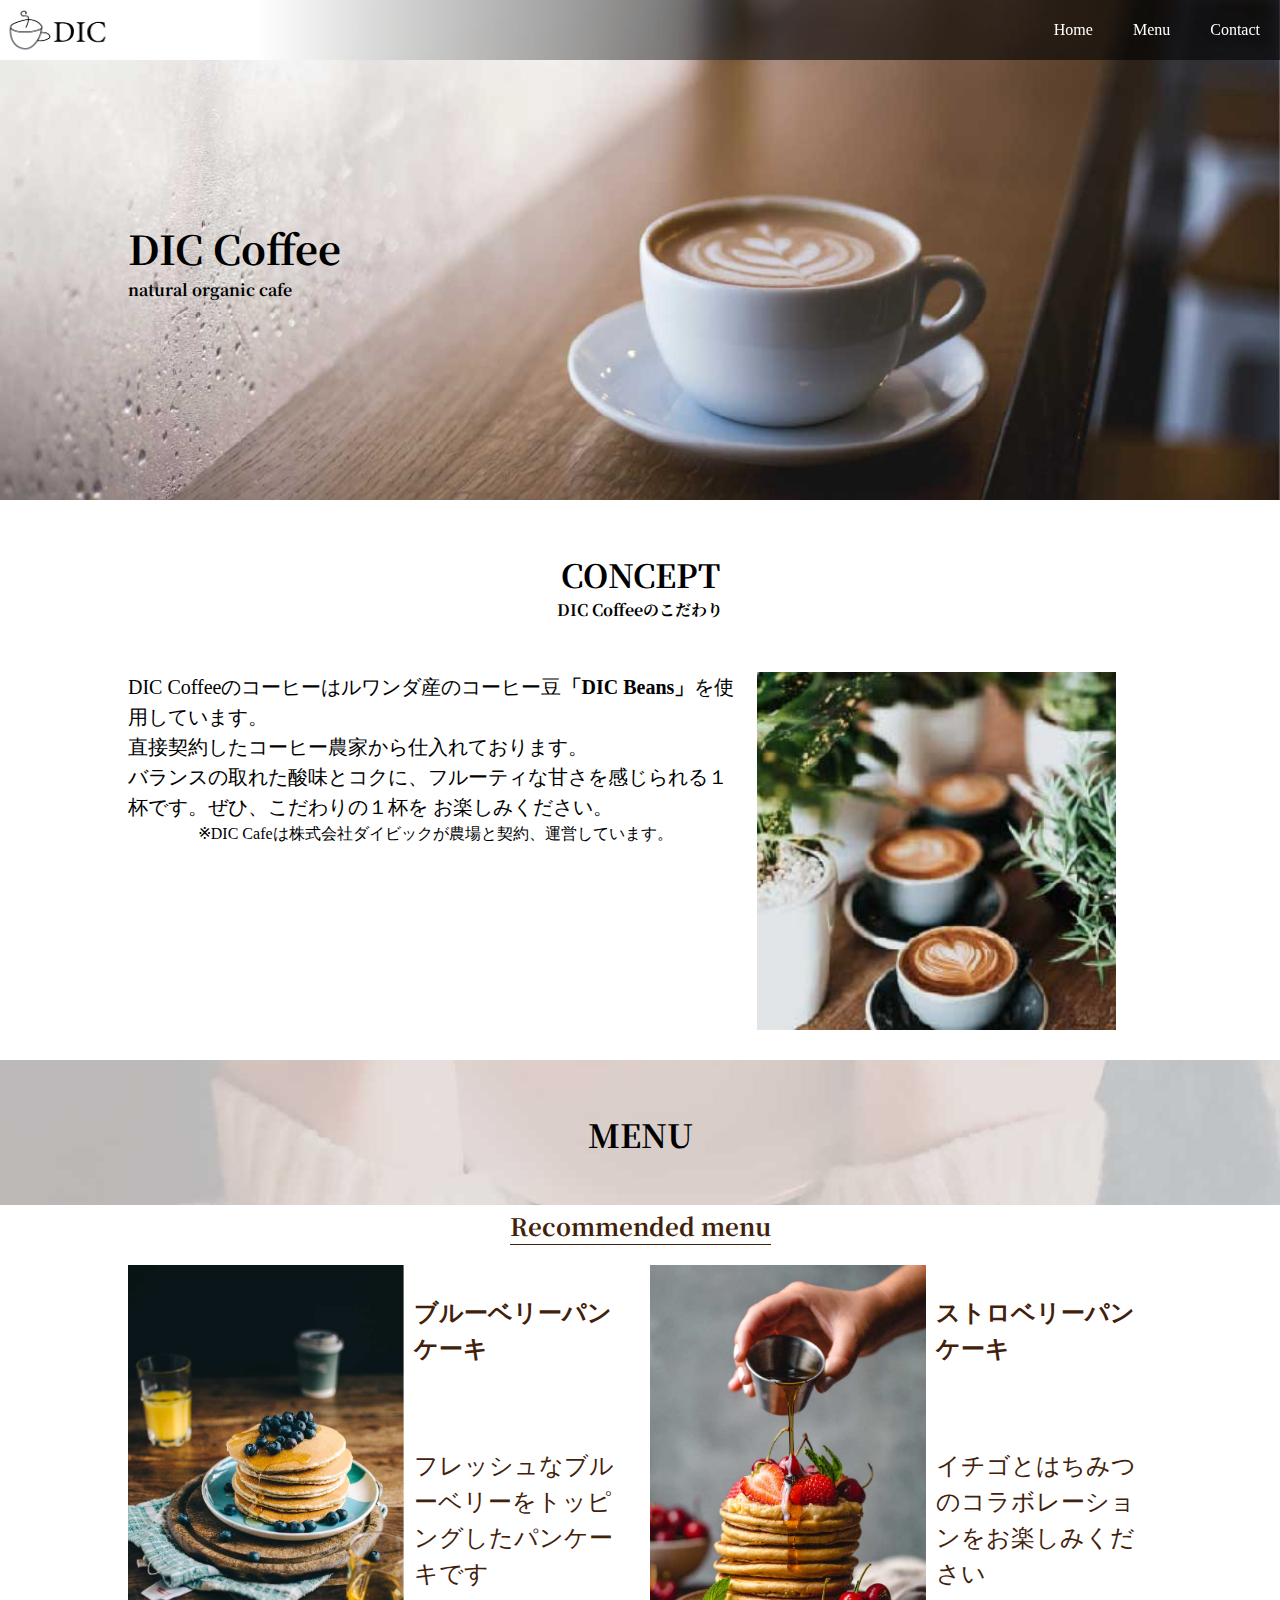
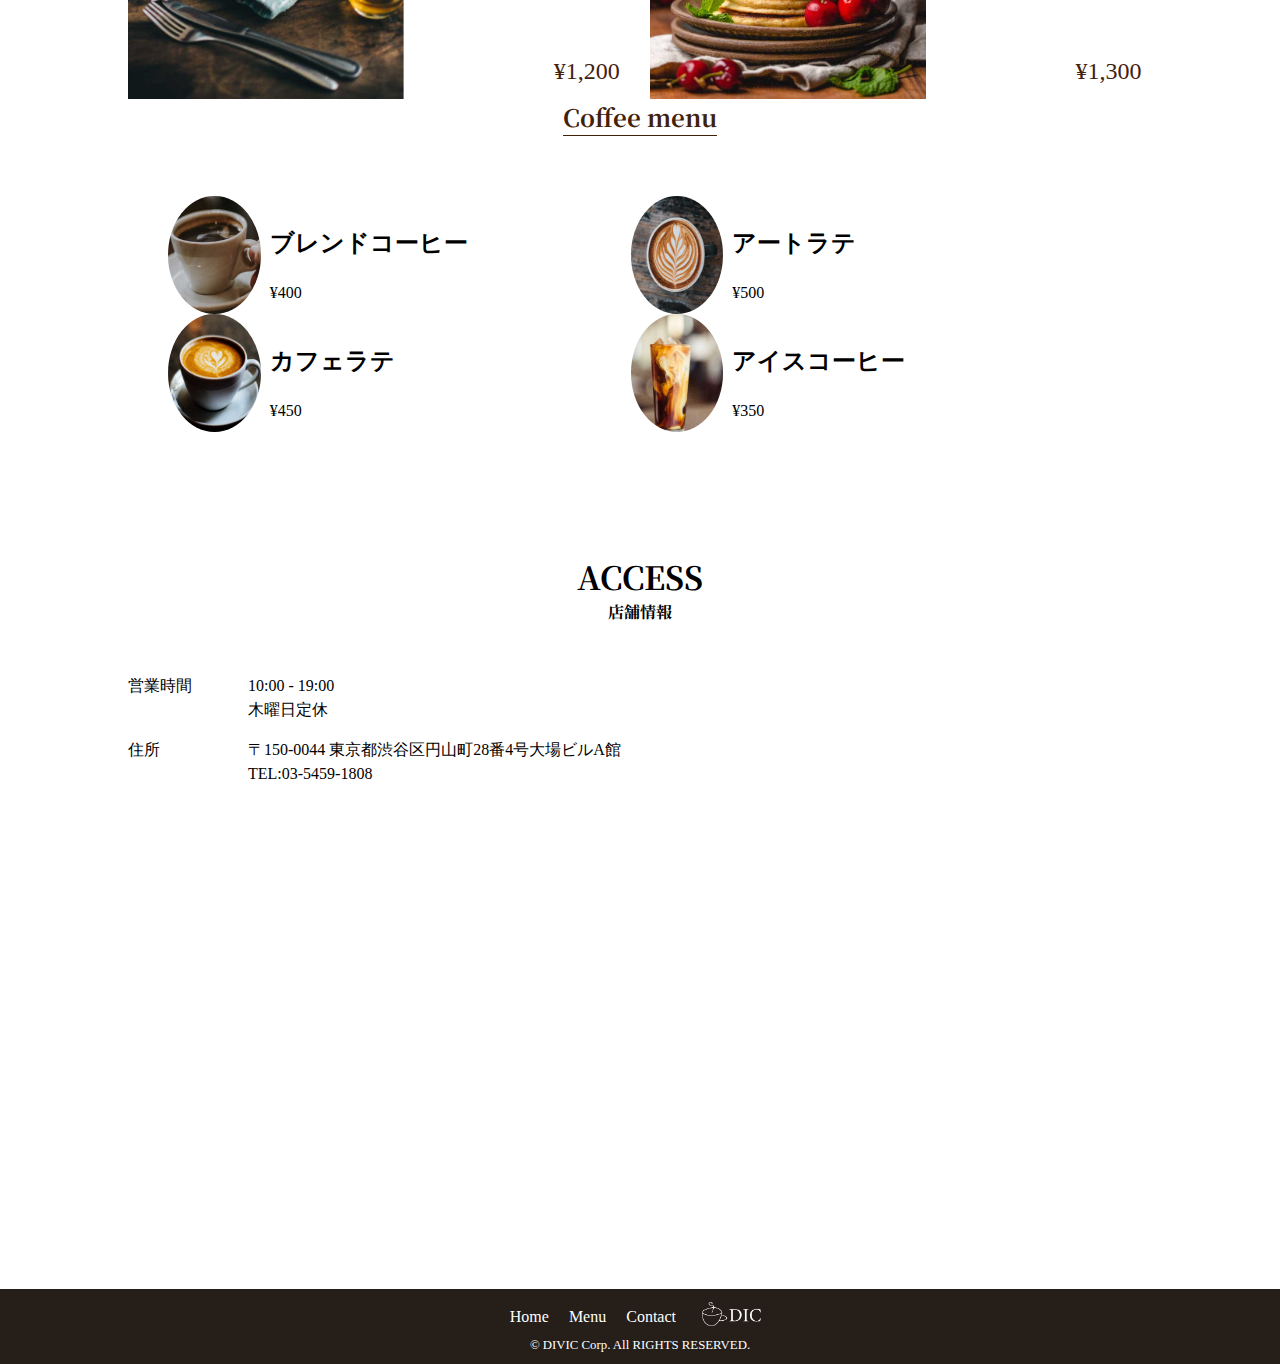
<file: index.html>
<!DOCTYPE html>
<html lang="es">

<head>
  <meta charset="utf-8">
  <title>DIC cafe</title>
  <link href="css/normalize.css" rel="stylesheet">
  <link href="css/main.css" rel="stylesheet">
  <link href="https://fonts.googleapis.com/css2?family=Noto+Serif+JP:wght@400;700&display=swap" rel="stylesheet">
</head>

<body>
  <header>
    <nav class="header_nav">
      <a href="index.html" class="logo"><img src="images/sample_logo_k.png"></a>
      <ul class="global_nav">
        <a href="index.html" class="global_nav_item">
          <li>Home</li>
        </a>
        <a href="#menu" class="global_nav_item">
          <li>Menu</li>
        </a>
        <a href="contact.html" class="global_nav_item">
          <li>Contact</li>
        </a>
      </ul>
    </nav>
    <div class="key section_inner centrar">
      <h1>DIC Coffee</h1>
      <p>natural organic cafe</p>
    </div>
  </header>
  <section>

    <article class="section_inner">
      <div class="section_title">
        <h1>CONCEPT</h1>
        <p>DIC Coffeeのこだわり</p>
      </div>
      <div class="descripcion">
        <p>
          DIC Coffeeのコーヒーはルワンダ産のコーヒー豆<strong>「DIC Beans」</strong>を使用しています。<br>
          直接契約したコーヒー農家から仕入れております。<br>
          バランスの取れた酸味とコクに、フルーティな甘さを感じられる１杯です。ぜひ、こだわりの１杯を
          お楽しみください。<br>
          <small>※DIC Cafeは株式会社ダイビックが農場と契約、運営しています。</small>
        </p>
        <img src="images/sample_concept.jpg">
      </div>
    </article>

    <article class="section_inner menu_section">
      <h1 class="section_title" id="menu">MENU</h1>
      <section>
        <div class="center">
          <h1 class="menu_title">Recommended menu</h1>
        </div>
        <ul class="contenedor_carta">

          <li class="carta">
            <div class="descripcion_menu">
              <h2>ブルーベリーパンケーキ</h2>
              <p>フレッシュなブルーベリーをトッピングしたパンケーキです</p>
              <p class="monto">¥1,200</p>
            </div>
            <img src="images/sample_pancake1.jpg">
          </li>

          <li class="carta">
            <div class="descripcion_menu">
              <h2>ストロベリーパンケーキ</h2>
              <p>イチゴとはちみつのコラボレーションをお楽しみください</p>
              <p class="monto">¥1,300</p>
            </div>
            <img src="images/sample_pancake2.jpg">
          </li class="carta">

        </ul>
      </section>
      <section>
        <div class="center">
          <h1 class="menu_title">Coffee menu</h1>
        </div>
        <ul class="coffee_menu">
          <li>
            <div class="menu_description">
              <h2>ブレンドコーヒー</h2>
              <p>¥400</p>
            </div>
            <img src="images/sample_cafe1.jpg" class="caffee_menu_image">
          </li>
          <li>
            <div class="menu_description">
              <h2>アートラテ</h2>
              <p>¥500</p>
            </div>
            <img src="images/sample_cafe2.jpg" class="caffee_menu_image">
          </li>
          <li>
            <div class="menu_description">
              <h2>カフェラテ</h2>
              <p>¥450</p>
            </div>
            <img src="images/sample_cafe3.jpg" class="caffee_menu_image">
          </li>
          <li>
            <div class="menu_description">
              <h2>アイスコーヒー</h2>
              <p>¥350</p>
            </div>
            <img src="images/sample_cafe4.jpg" class="caffee_menu_image">
          </li>
        </ul>
      </section>
    </article>
    <article class="section_inner">
      <div class="section_title">
        <h1>ACCESS</h1>
        <p>店舗情報</p>
      </div>
      <dl>
        <dt>営業時間</dt>
        <dd>10:00 - 19:00<br>木曜日定休</dd>
      </dl>
      <dl>
        <dt>住所</dt>
        <dd>
          〒150-0044 東京都渋谷区円山町28番4号大場ビルA館<br>
          TEL:03-5459-1808
        </dd>
      </dl>
      <iframe
        src="https://www.google.com/maps/embed?pb=!1m18!1m12!1m3!1d3241.8625569899887!2d139.6922821152582!3d35.65575778020021!2m3!1f0!2f0!3f0!3m2!1i1024!2i768!4f13.1!3m3!1m2!1s0x60188b55bb707eff%3A0x5f04575eb7aca63e!2z44CSMTUwLTAwNDQg5p2x5Lqs6YO95riL6LC35Yy65YaG5bGx55S677yS77yY4oiS77yUIE9iYSBCbGQuIEHppKg!5e0!3m2!1sja!2sjp!4v1589613763992!5m2!1sja!2sjp"
        width="600" height="450" frameborder="0" style="border:0;" allowfullscreen="" aria-hidden="false"
        tabindex="0"></iframe>
    </article>
  </section>
  <footer>
    <nav>
      <ul>
        <a href="index.html">
          <li>Home</li>
        </a>
        <a href="#menu">
          <li>Menu</li>
        </a>
        <a href="contact.html">
          <li>Contact</li>
        </a>
        <a href="index.html">
          <li>
            <img class="imagem" src="images/sample_logo_w.png">
          </li>
        </a>
      </ul>
    </nav>
    <p><small>© DIVIC Corp. All RIGHTS RESERVED.</small></p>
  </footer>
</body>

</html>
</file>
<file: css/main.css>
@charset "utf-8";
html {
  height: 100%;
}
body {
  position: relative;
  min-height: 100%;
}
li {
  list-style: none;
}
p, ul {
  margin: 0;
  padding: 0;
}
div,li {
  box-sizing: border-box;
}
.header_nav {
  background: linear-gradient(90deg, #fff 20%, rgba(0,0,0,.6) 60%);
  display: flex;
  height: 60px;
  justify-content: space-between;
  align-items: stretch;
  position: fixed;
  top: 0;
  width: 100%;
}
.global_nav_item {
  color: #fff;
  text-decoration: none;
  display: flex;
  align-items: center;
  padding: 0 20px;
}
.global_nav_item:hover {
  background: #fff;
  color: #42210b;
}
.global_nav {
  display: flex;
  align-items: stretch;
}
.logo {
  width: 120px;
  display: flex;
  align-items: center;
}
.logo img{
  width: 100%;
}
.section_inner {
  padding: 50px 10% 30px;
}
.key {
  height: 500px;
  background: center / cover no-repeat url("../images/sample_key.jpg");
  font-family: 'Noto Serif JP', serif;
  font-weight: bold;
  
}
.key h1{
  font-size: 2.5rem;
}
.section_title {
  font-family: 'Noto Serif JP', serif;
  font-weight: bold;
  text-align: center;
  margin-bottom: 50px;
}
.menu_title {
  display: inline-block;
  font-family: 'Noto Serif JP', serif;
  font-size: 1.5rem;
  color: #42210b;
  border-bottom: solid #42210b 1px;
  margin-bottom: 20px;
}
.center {
  text-align: center;
}
.caffee_menu_image {
  width: 20%;
  border-radius: 50%;
}
.centrar{
  display: flex;
  flex-direction: column;
  justify-content: center;
}
.descripcion {
  display: flex;
}

.descripcion > p{
  width: 60%;
  font-size: 20px;
  margin-right: 15px;
}

.descripcion > img{
  width: 35%;

}

.menu_section{
  background-image: url("../images/sample_menu_bg.jpg");
  background-position: center;
  background-repeat: no-repeat;
  background-size: cover;
  background-attachment: fixed;
}

.carta{
  background-color: white;
  display: flex;
  flex-direction: row-reverse;
  width: 49%;
}


.carta > img{
  width: 55%
}

.contenedor_carta{
  display: flex;
  flex-wrap: wrap;
  column-gap: 20px;
}

.descripcion_menu > h2{
  color: #42210b;
  font-weight: bolder;
}

.descripcion_menu > p{
  color: #42210b;
  font-size: x-large;
}

.descripcion_menu{
  display: flex;
  flex-direction: column;
  justify-content: space-between;
  padding: 2%;
}


.monto{
  text-align: right;
}

.coffee_menu{
  background-color: white;
  display: flex;
  margin: 20px;
  padding: 20px;
  flex-wrap: wrap;
}

.coffee_menu > li{
  width: 49%;
  display: flex;
  flex-direction: row-reverse;
}

.coffee_menu > li > img{
  width: 20%;
} 

.coffee_menu > li > .menu_description{
  width: 80%;
  padding: 2%;
}

dl{
  display: flex;
}

dt{
  width: 80px;
}

iframe{
  width: 100%;
}

footer{
  background-color: #251e19;
  color: white;
  height: 75px;
  display: flex;
  flex-direction: column;
  justify-content: center;
  align-items: center;
}

footer > nav >ul{
  display: flex;
  justify-content: center;
  align-items: center;
  column-gap: 20px;
}

a{
  color: white;
  text-decoration: none;
}

.imagem{
  height: 30px;
}

small{
  display: flex;
  justify-content: center;
  align-items: center;
}
</file>
